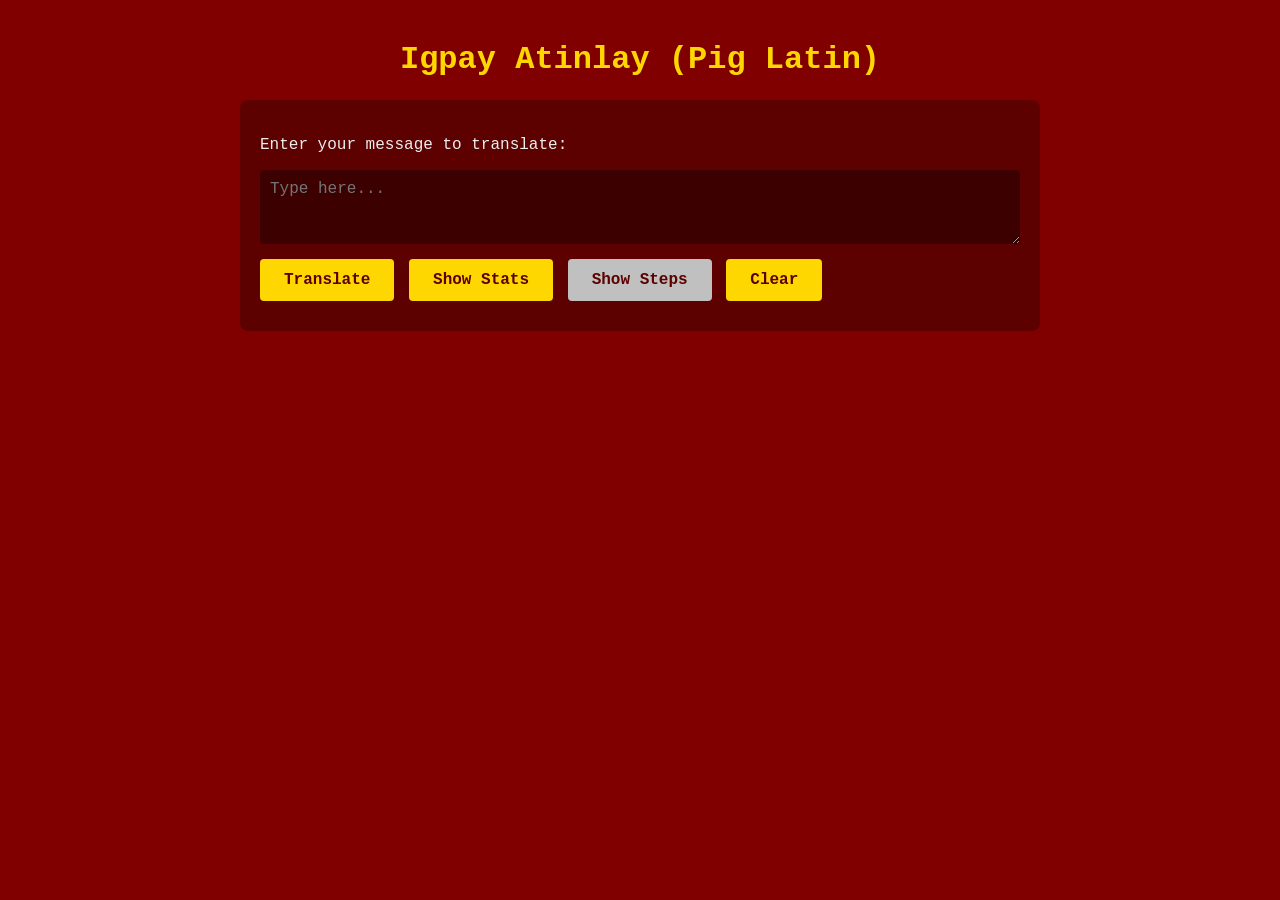
<file: code/pig-latin/index.html>
<!DOCTYPE html>
<html lang="en">
<head>
    <meta charset="UTF-8">
    <meta name="viewport" content="width=device-width, initial-scale=1.0">
    <title>Pig Latin Translator</title>
    <style>
        body {
            font-family: 'Courier New', monospace;
            background-color: #800000;
            color: #eee;
            padding: 20px;
            max-width: 800px;
            margin: 0 auto;
        }
        h1 { text-align: center; color: #ffd700; }
        .container {
            background-color: #5c0000;
            padding: 20px;
            border-radius: 8px;
        }
        textarea {
            width: 100%;
            padding: 10px;
            font-size: 16px;
            font-family: inherit;
            background-color: #3d0000;
            color: #eee;
            border: none;
            border-radius: 4px;
            box-sizing: border-box;
            resize: vertical;
        }
        button {
            background-color: #ffd700;
            color: #5c0000;
            border: none;
            padding: 12px 24px;
            font-family: inherit;
            font-size: 16px;
            cursor: pointer;
            margin: 10px 5px 10px 0;
            border-radius: 4px;
            font-weight: bold;
        }
        button:hover { background-color: #e6c200; }
        button.secondary {
            background-color: #c0c0c0;
        }
        button.secondary:hover { background-color: #a0a0a0; }
        .result {
            margin-top: 20px;
            padding: 15px;
            background-color: #3d0000;
            border-radius: 4px;
            font-size: 18px;
        }
        .result-label {
            color: #ffd700;
            margin-bottom: 10px;
        }
    </style>
</head>
<body>
    <h1>Igpay Atinlay (Pig Latin)</h1>
    
    <div class="container">
        <p>Enter your message to translate:</p>
        <textarea id="inputText" rows="3" placeholder="Type here..."></textarea>
        
        <br>
        <button onclick="translateToPigLatin()">Translate</button>
        <button onclick="showStats()">Show Stats</button>
        <button onclick="showSteps()" class="secondary">Show Steps</button>
        <button onclick="clearText()">Clear</button>
        
        <div class="result" id="result" style="display: none;">
            <div class="result-label">Translation:</div>
            <div id="outputText"></div>
        </div>
    </div>

    <script>
        const VOWELS = ['a', 'e', 'i', 'o', 'u', 'y'];

        function englishToPigLatin(word) {
            let prefixNonLetters = '';
            while (word.length > 0 && !isLetter(word[0])) {
                prefixNonLetters += word[0];
                word = word.slice(1);
            }
            if (word.length === 0) {
                return prefixNonLetters;
            }

            let suffixNonLetters = '';
            while (word.length > 0 && !isLetter(word[word.length - 1])) {
                suffixNonLetters = word[word.length - 1] + suffixNonLetters;
                word = word.slice(0, -1);
            }

            const wasUpper = word === word.toUpperCase();
            const wasTitle = word === word.charAt(0).toUpperCase() + word.slice(1).toLowerCase();
            word = word.toLowerCase();

            let prefixConsonants = '';
            while (word.length > 0 && !VOWELS.includes(word[0])) {
                prefixConsonants += word[0];
                word = word.slice(1);
            }

            if (prefixConsonants !== '') {
                word += prefixConsonants + 'ay';
            } else {
                word += 'yay';
            }

            if (wasUpper) {
                word = word.toUpperCase();
            } else if (wasTitle) {
                word = word.charAt(0).toUpperCase() + word.slice(1).toLowerCase();
            }

            return prefixNonLetters + word + suffixNonLetters;
        }

        function isLetter(char) {
            return char.toLowerCase() >= 'a' && char.toLowerCase() <= 'z';
        }

        function translateToPigLatin() {
            const input = document.getElementById('inputText').value;
            const words = input.split(' ');
            let result = '';
            
            for (let word of words) {
                result += englishToPigLatin(word) + ' ';
            }
            
            showResult(result.trim());
        }

        function showStats() {
            const input = document.getElementById('inputText').value;
            if (!input.trim()) {
                showResult("Please enter some text first!");
                return;
            }
            const words = input.split(' ');
            let total = 0;
            let vowelStarts = 0;
            let consonantStarts = 0;
            
            for (let word of words) {
                const cleanWord = word.toLowerCase().replace(/[^a-z]/g, '');
                if (cleanWord.length > 0) {
                    total++;
                    if (VOWELS.includes(cleanWord[0])) {
                        vowelStarts++;
                    } else {
                        consonantStarts++;
                    }
                }
            }
            
            const stats = `Translated ${total} word${total !== 1 ? 's' : ''}.
- ${vowelStarts} started with vowels (added "yay")
- ${consonantStarts} started with consonants (added "ay")`;
            
            showResult(stats);
        }

        function showSteps() {
            const input = document.getElementById('inputText').value;
            if (!input.trim()) {
                showResult("Please enter some text first!");
                return;
            }
            const words = input.split(' ');
            let result = '';
            
            for (let i = 0; i < words.length; i++) {
                result += showWordSteps(words[i]);
                if (i < words.length - 1) {
                    result += '\n\n';
                }
            }
            
            showResult(result.trim());
        }

        function showWordSteps(originalWord) {
            let result = `Translating "${originalWord}":`;
            let word = originalWord;
            
            result += `\n  1. Original: "${word}"`;
            
            while (word.length > 0 && !isLetter(word[0])) {
                word = word.slice(1);
            }
            while (word.length > 0 && !isLetter(word[word.length - 1])) {
                word = word.slice(0, -1);
            }
            
            if (word.length === 0) {
                return result + `\n  Result: "${originalWord}" (no letters)`;
            }
            
            const wasUpper = word === word.toUpperCase();
            const wasTitle = word.charAt(0) === word.charAt(0).toUpperCase() && 
                             word.slice(1) === word.slice(1).toLowerCase();
            
            result += `\n  2. Lowercase: "${word.toLowerCase()}"`;
            
            let prefixConsonants = '';
            let tempWord = word.toLowerCase();
            while (tempWord.length > 0 && !VOWELS.includes(tempWord[0])) {
                prefixConsonants += tempWord[0];
                tempWord = tempWord.slice(1);
            }
            
            result += `\n  3. Consonant prefix: "${prefixConsonants}"`;
            result += `\n  4. Remaining: "${tempWord}"`;
            
            if (prefixConsonants !== '') {
                const translated = tempWord + prefixConsonants + 'ay';
                result += `\n  5. Add "${prefixConsonants}" + "ay": "${translated}"`;
                result += `\n  Result: "${restoreCase(translated, wasUpper, wasTitle)}"`;
            } else {
                const translated = tempWord + 'yay';
                result += `\n  5. Add "yay": "${translated}"`;
                result += `\n  Result: "${restoreCase(translated, wasUpper, wasTitle)}"`;
            }
            
            return result;
        }

        function restoreCase(word, wasUpper, wasTitle) {
            if (wasUpper) return word.toUpperCase();
            if (wasTitle) return word.charAt(0).toUpperCase() + word.slice(1).toLowerCase();
            return word;
        }

        function showResult(text) {
            document.getElementById('outputText').innerHTML = text.replace(/\n/g, '<br>');
            document.getElementById('result').style.display = 'block';
        }

        function clearText() {
            document.getElementById('inputText').value = '';
            document.getElementById('result').style.display = 'none';
        }

        document.getElementById('inputText').addEventListener('keydown', function(e) {
            if (e.key === 'Enter' && e.shiftKey) {
                translateToPigLatin();
            }
        });
    </script>
</body>
</html>
</file>
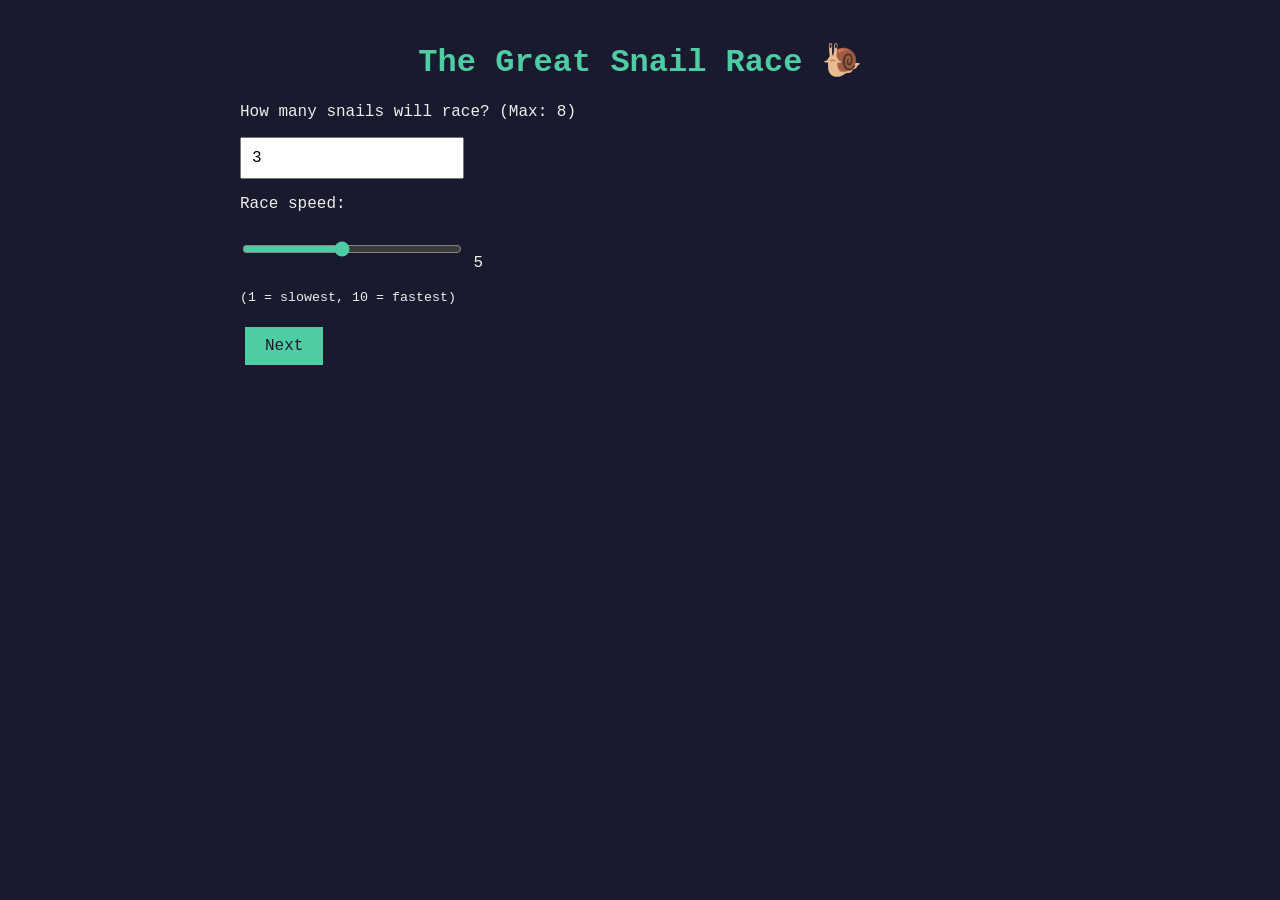
<file: code/snail-race/index.html>
<!DOCTYPE html>
<html lang="en">
<head>
    <meta charset="UTF-8">
    <meta name="viewport" content="width=device-width, initial-scale=1.0">
    <title>The Great Snail Race</title>
    <style>
        body {
            font-family: 'Courier New', monospace;
            background-color: #1a1a2e;
            color: #eee;
            padding: 20px;
            max-width: 800px;
            margin: 0 auto;
        }
        h1 { text-align: center; color: #4ecca3; }
        .hidden { display: none; }
        button {
            background-color: #4ecca3;
            color: #1a1a2e;
            border: none;
            padding: 10px 20px;
            font-family: inherit;
            font-size: 16px;
            cursor: pointer;
            margin: 5px;
        }
        button:hover { background-color: #45b08c; }
        input {
            padding: 10px;
            font-size: 16px;
            font-family: inherit;
            width: 200px;
        }
        .track-container {
            background-color: #16213e;
            padding: 15px;
            margin: 20px 0;
            border-radius: 8px;
            white-space: pre;
            font-size: 14px;
            line-height: 1.4;
        }
        .snail { color: #ff6b6b; }
        .track-line { color: #4ecca3; }
        .winner { 
            color: #ffd93d; 
            font-size: 24px; 
            text-align: center;
            margin: 20px 0;
        }
        .error { color: #ff6b6b; }
        input[type="range"] {
            width: 200px;
            accent-color: #4ecca3;
        }
    </style>
</head>
<body>
    <h1>The Great Snail Race 🐌</h1>
    
    <div id="setup">
        <p>How many snails will race? (Max: 8)</p>
        <input type="number" id="numSnails" min="2" max="8" value="3">
        
        <p>Race speed:</p>
        <input type="range" id="raceSpeed" min="1" max="10" value="5">
        <span id="speedLabel">5</span>
        <p><small>(1 = slowest, 10 = fastest)</small></p>
        
        <button onclick="getNumSnails()">Next</button>
        <p id="numError" class="error hidden"></p>
    </div>
    
    <div id="names" class="hidden">
        <p id="namePrompt"></p>
        <input type="text" id="snailName" maxlength="20">
        <button onclick="getSnailName()">Add Snail</button>
        <p id="nameError" class="error hidden"></p>
        <p>Snails so far: <span id="snailList"></span></p>
    </div>
    
    <div id="race" class="hidden">
        <div class="winner" id="winner"></div>
        <div class="track-container" id="track"></div>
    </div>

    <script>
        const MAX_NUM_SNAILS = 8;
        const MAX_NAME_LENGTH = 20;
        const FINISH_LINE = 40;
        
        let numSnailsRacing = 0;
        let snailNames = [];
        let snailProgress = {};
        let currentSnailIndex = 0;
        let raceInterval = null;
        let raceDelay = 200;
        
        document.getElementById('raceSpeed').addEventListener('input', function(e) {
            document.getElementById('speedLabel').textContent = e.target.value;
        });
        
        document.getElementById('speedLabel').textContent = document.getElementById('raceSpeed').value;
        
        function getNumSnails() {
            const input = document.getElementById('numSnails');
            const speedInput = document.getElementById('raceSpeed');
            const error = document.getElementById('numError');
            const value = parseInt(input.value);
            
            if (isNaN(value) || value < 2 || value > MAX_NUM_SNAILS) {
                error.textContent = `Enter a number between 2 and ${MAX_NUM_SNAILS}`;
                error.classList.remove('hidden');
                return;
            }
            
            numSnailsRacing = value;
            raceDelay = 1000 / parseInt(speedInput.value);
            error.classList.add('hidden');
            
            document.getElementById('setup').classList.add('hidden');
            document.getElementById('names').classList.remove('hidden');
            
            currentSnailIndex = 1;
            updateNamePrompt();
        }
        
        function updateNamePrompt() {
            document.getElementById('namePrompt').textContent = `Enter snail #${currentSnailIndex}'s name:`;
            updateSnailList();
        }
        
        function updateSnailList() {
            document.getElementById('snailList').textContent = snailNames.join(', ');
            document.getElementById('snailName').value = '';
            document.getElementById('snailName').focus();
        }
        
        function getSnailName() {
            const input = document.getElementById('snailName');
            const error = document.getElementById('nameError');
            const name = input.value.trim();
            
            if (name.length === 0) {
                error.textContent = 'Please enter a name.';
                error.classList.remove('hidden');
                return;
            }
            
            if (snailNames.includes(name)) {
                error.textContent = 'Choose a name that has not already been used.';
                error.classList.remove('hidden');
                return;
            }
            
            error.classList.add('hidden');
            snailNames.push(name);
            
            if (snailNames.length < numSnailsRacing) {
                currentSnailIndex++;
                updateNamePrompt();
            } else {
                startRace();
            }
        }
        
        function startRace() {
            document.getElementById('names').classList.add('hidden');
            document.getElementById('race').classList.remove('hidden');
            
            for (let name of snailNames) {
                snailProgress[name] = 0;
            }
            
            displayTrack();
            
            setTimeout(() => {
                raceInterval = setInterval(raceStep, raceDelay);
            }, 1500);
        }
        
        function displayTrack() {
            let output = '';
            
            output += 'START' + ' '.repeat(FINISH_LINE - 5) + 'FINISH\n';
            output += '|' + ' '.repeat(FINISH_LINE - 1) + '|\n';
            
            for (let name of snailNames) {
                const spaces = snailProgress[name];
                output += ' '.repeat(spaces) + name.substring(0, MAX_NAME_LENGTH) + '\n';
                output += '.'.repeat(snailProgress[name]) + '@v\n';
            }
            
            document.getElementById('track').textContent = output;
        }
        
        function raceStep() {
            const numMoves = Math.floor(Math.random() * (Math.floor(numSnailsRacing / 2))) + 1;
            
            for (let i = 0; i < numMoves; i++) {
                const snailName = snailNames[Math.floor(Math.random() * snailNames.length)];
                snailProgress[snailName]++;
                
                if (snailProgress[snailName] >= FINISH_LINE) {
                    clearInterval(raceInterval);
                    const winnerText = document.getElementById('winner');
                    winnerText.textContent = `${snailName} has won!`;
                    return;
                }
            }
            
            displayTrack();
        }
        
        document.getElementById('snailName').addEventListener('keypress', function(e) {
            if (e.key === 'Enter') {
                getSnailName();
            }
        });
        
        document.getElementById('numSnails').addEventListener('keypress', function(e) {
            if (e.key === 'Enter') {
                getNumSnails();
            }
        });
    </script>
</body>
</html>
</file>
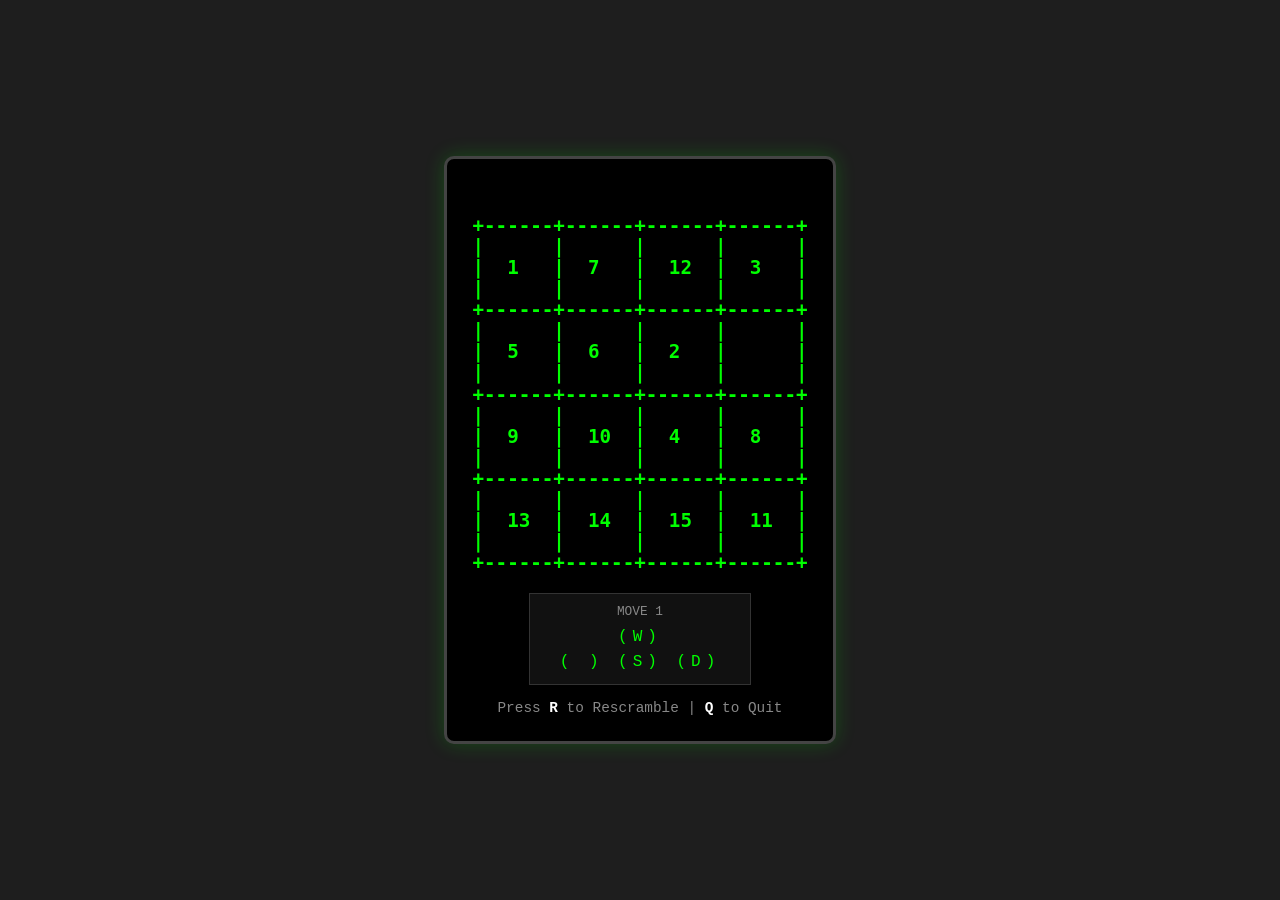
<file: code/sliding-tiles/slidingtiles.html>
<!doctype html>
<html lang="en">
    <head>
        <meta charset="UTF-8" />
        <title>Sliding Tiles - Reverse Engineer Demo</title>
        <style>
            body {
                background-color: #1e1e1e;
                color: #00ff00;
                font-family: "Courier New", Courier, monospace;
                display: flex;
                flex-direction: column;
                align-items: center;
                justify-content: center;
                height: 100vh;
                margin: 0;
            }
            #game-container {
                background: #000;
                padding: 25px;
                border: 3px solid #444;
                border-radius: 10px;
                box-shadow: 0 0 20px rgba(0, 255, 0, 0.2);
                text-align: center;
            }
            pre {
                line-height: 1.1;
                font-weight: bold;
                font-size: 1.2rem;
                margin: 10px 0;
            }
            .controls-ui {
                background: #111;
                padding: 10px;
                border: 1px solid #333;
                display: inline-block;
                margin-top: 10px;
                min-width: 200px;
            }
            .key-row {
                height: 25px;
                display: flex;
                justify-content: center;
                align-items: center;
                letter-spacing: 5px;
            }
            .win {
                color: #fff;
                background: #228b22;
                padding: 10px;
                margin-bottom: 10px;
                font-weight: bold;
            }
            b {
                color: #fff;
            }
            .info {
                margin-top: 15px;
                color: #888;
                font-size: 0.9rem;
            }
        </style>
    </head>
    <body>
        <div id="game-container">
            <div id="win-message" class="win" style="display: none">
                🎉 PUZZLE SOLVED!
            </div>

            <pre id="board-display">Loading...</pre>

            <div class="controls-ui">
                <div
                    id="move-label"
                    style="color: #888; font-size: 0.8rem; margin-bottom: 5px"
                >
                    MOVE 1
                </div>
                <div class="key-row" id="row-up"></div>
                <div class="key-row" id="row-main"></div>
            </div>

            <div class="info">
                Press <b>R</b> to Rescramble | <b>Q</b> to Quit
            </div>
        </div>

        <script>
            const BLANK = "  ";
            let board = [];
            let moveCount = 1;
            let gameActive = true;

            function getNewBoard() {
                return [
                    ["1 ", "5 ", "9 ", "13"],
                    ["2 ", "6 ", "10", "14"],
                    ["3 ", "7 ", "11", "15"],
                    ["4 ", "8 ", "12", BLANK],
                ];
            }

            function findBlank() {
                for (let x = 0; x < 4; x++) {
                    for (let y = 0; y < 4; y++) {
                        if (board[x][y] === BLANK) return { x, y };
                    }
                }
            }

            function updateControls() {
                const { x, y } = findBlank();
                const w = y !== 3 ? "W" : " ";
                const a = x !== 3 ? "A" : " ";
                const s = y !== 0 ? "S" : " ";
                const d = x !== 0 ? "D" : " ";

                document.getElementById("row-up").textContent = `(${w})`;
                document.getElementById("row-main").textContent =
                    `(${a}) (${s}) (${d})`;
                document.getElementById("move-label").textContent =
                    `MOVE ${moveCount}`;
            }

            function makeMove(dir, silent = false) {
                const { x, y } = findBlank();
                let tx = x,
                    ty = y;

                if (dir === "W" && y < 3) ty++;
                else if (dir === "A" && x < 3) tx++;
                else if (dir === "S" && y > 0) ty--;
                else if (dir === "D" && x > 0) tx--;
                else return false;

                [board[x][y], board[tx][ty]] = [board[tx][ty], board[x][y]];

                if (!silent) {
                    moveCount++;
                    checkWin();
                    render();
                }
                return true;
            }

            function checkWin() {
                const solved = JSON.stringify(getNewBoard());
                if (JSON.stringify(board) === solved) {
                    gameActive = false;
                    document.getElementById("win-message").style.display =
                        "block";
                }
            }

            function scramble() {
                board = getNewBoard();
                let count = 0;
                while (count < 200) {
                    const dirs = ["W", "A", "S", "D"];
                    if (makeMove(dirs[Math.floor(Math.random() * 4)], true)) {
                        count++;
                    }
                }
                moveCount = 1;
                gameActive = true;
                document.getElementById("win-message").style.display = "none";
                render();
            }

            function render() {
                const b = board;
                const display = `
+------+------+------+------+
|      |      |      |      |
|  ${b[0][0]}  |  ${b[1][0]}  |  ${b[2][0]}  |  ${b[3][0]}  |
|      |      |      |      |
+------+------+------+------+
|      |      |      |      |
|  ${b[0][1]}  |  ${b[1][1]}  |  ${b[2][1]}  |  ${b[3][1]}  |
|      |      |      |      |
+------+------+------+------+
|      |      |      |      |
|  ${b[0][2]}  |  ${b[1][2]}  |  ${b[2][2]}  |  ${b[3][2]}  |
|      |      |      |      |
+------+------+------+------+
|      |      |      |      |
|  ${b[0][3]}  |  ${b[1][3]}  |  ${b[2][3]}  |  ${b[3][3]}  |
|      |      |      |      |
+------+------+------+------+`;
                document.getElementById("board-display").textContent = display;
                updateControls();
            }

            window.addEventListener("keydown", (e) => {
                const key = e.key.toUpperCase();
                if (gameActive && ["W", "A", "S", "D"].includes(key))
                    makeMove(key);
                if (key === "R") scramble();
                if (key === "Q") window.close(); // Note: browsers may block self-closing
            });

            scramble();
        </script>
    </body>
</html>
</file>
